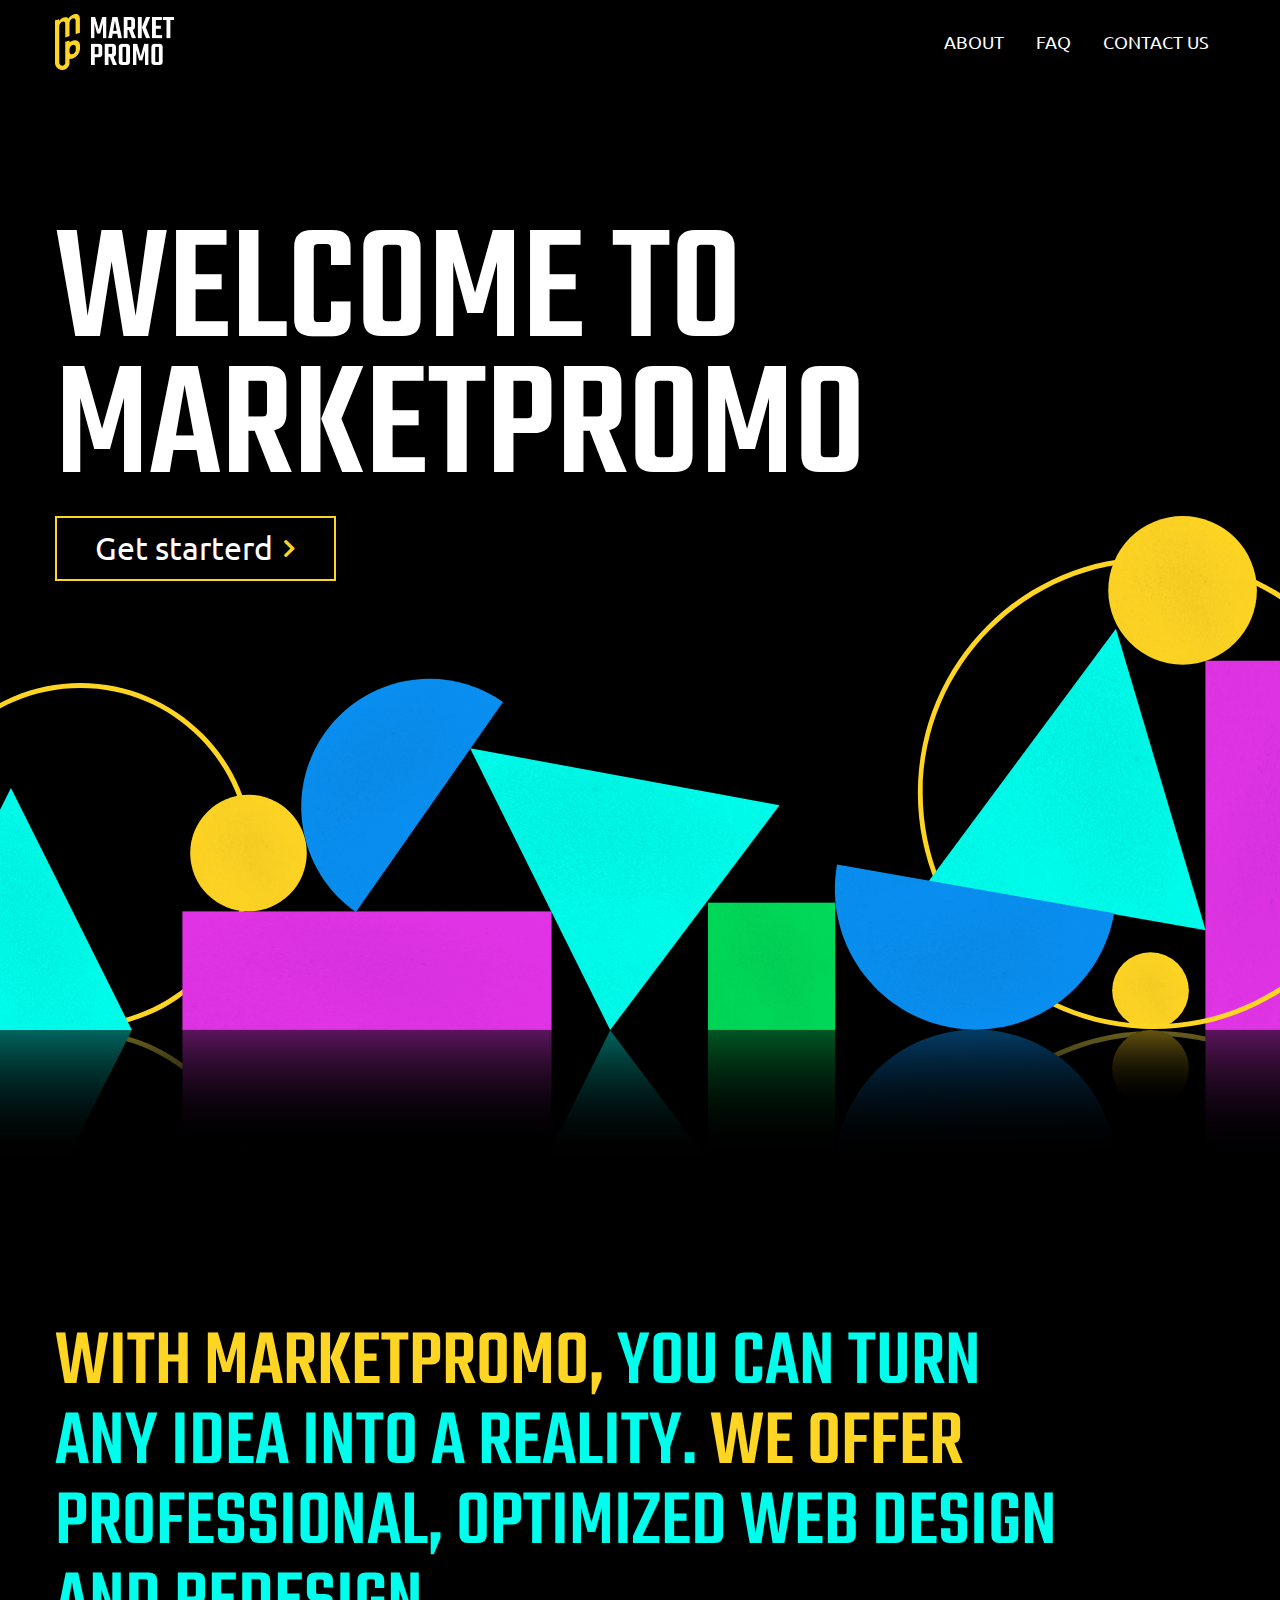
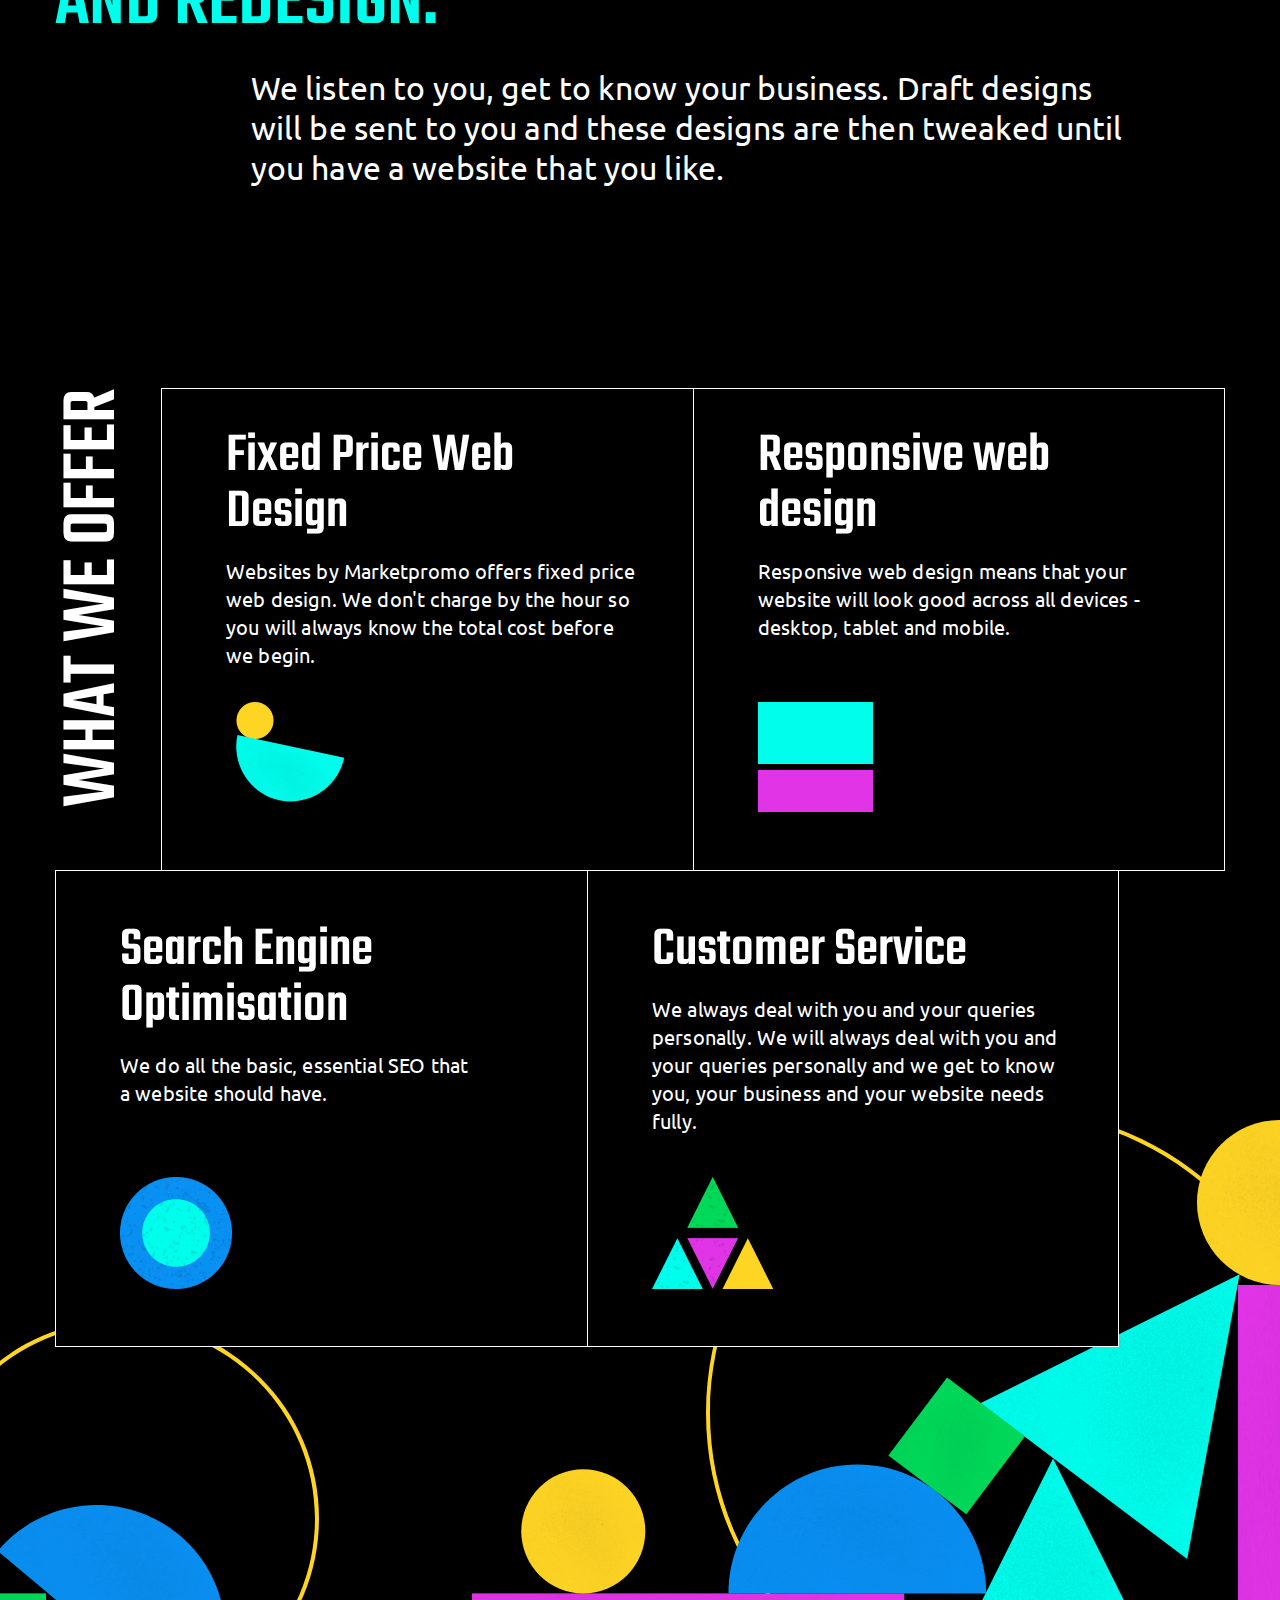
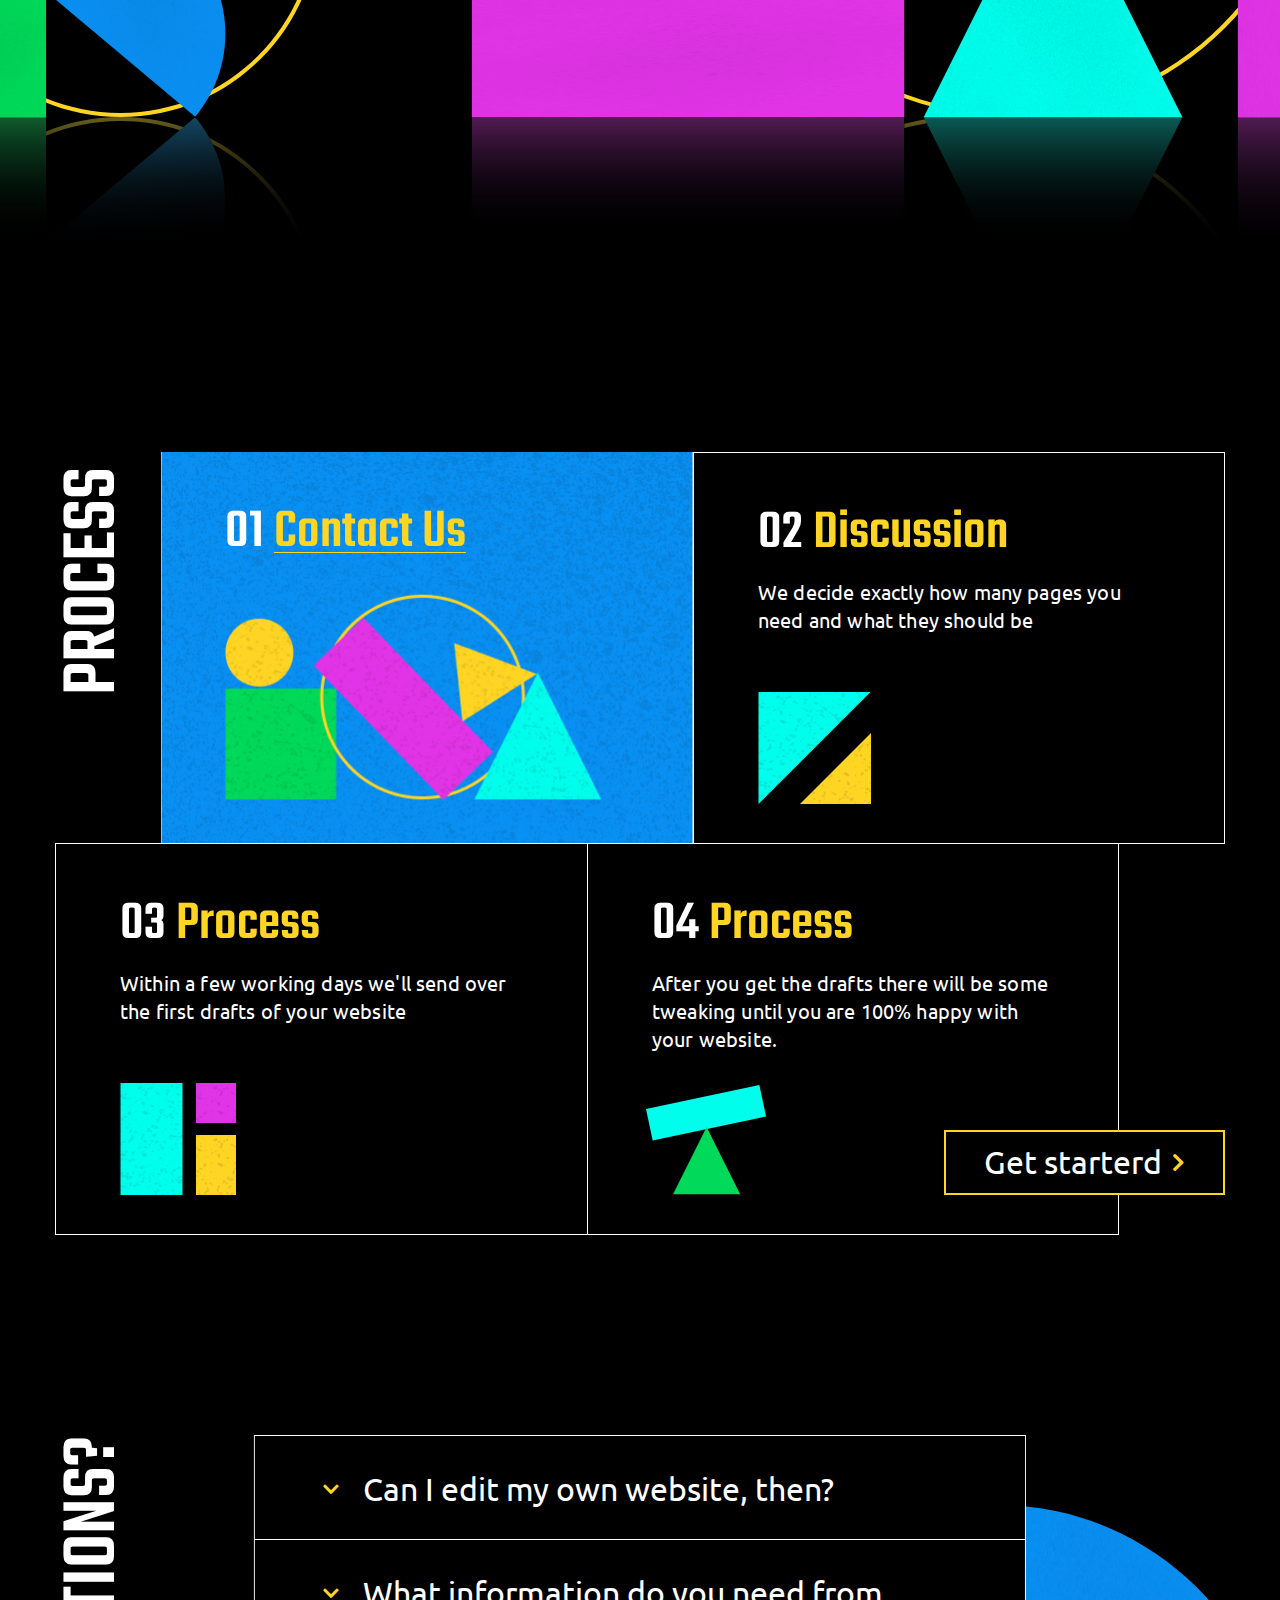
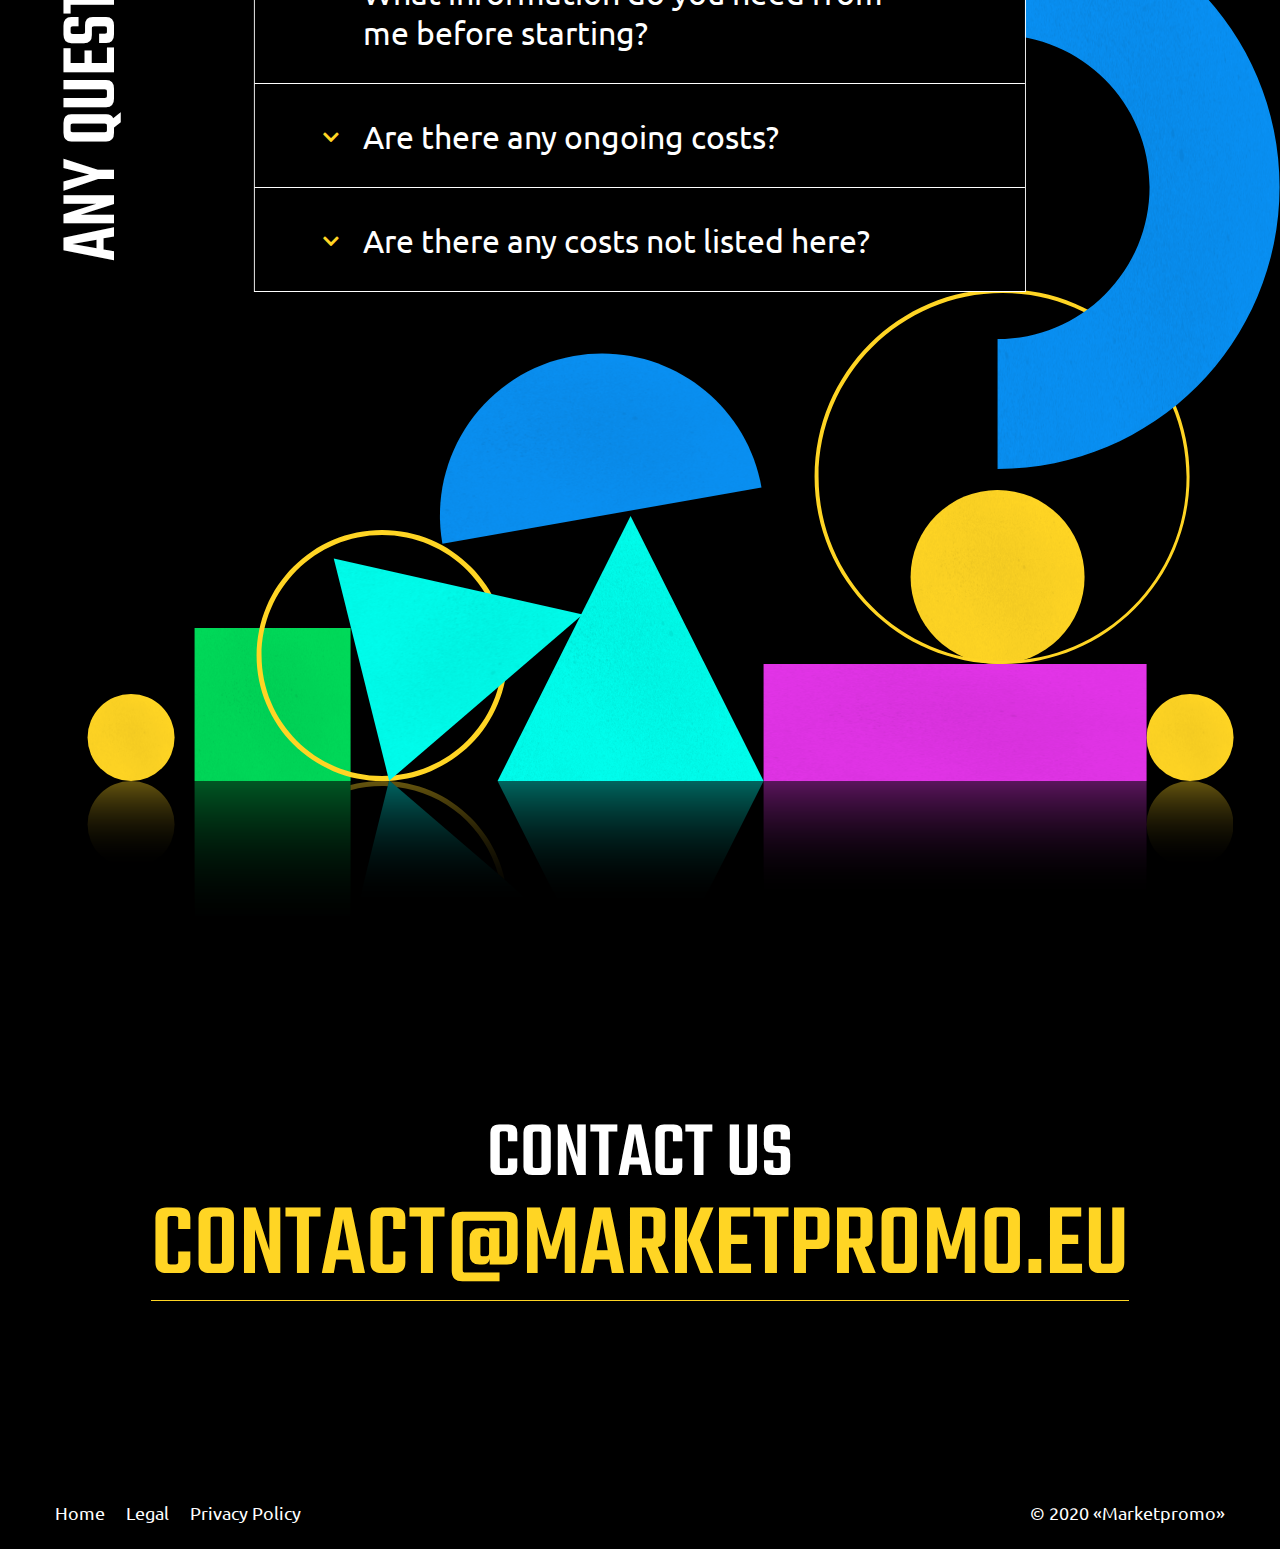
<file: index.html>
<!DOCTYPE html>
<html lang="en">
<head>
	<meta charset="UTF-8">
	<meta name="viewport" content="width=device-width, initial-scale=1">
	<title>Market Promo</title>
	<meta name="description" content="Описание страницы">
	<meta name="keywords" content="ключевые, слова, через, запятую">
	<!-- Favicon -->
 	<link rel="icon" type="image/png" href="#" sizes="16x16">
	<link rel="icon" type="image/png" href="#" sizes="32x32">
	<link rel="icon" type="image/png" href="#" sizes="96x96">
	<!-- OG Tags -->
	<meta property="og:title" content="">
	<meta property="og:description" content=''>
	<meta property="og:type" content="article">
	<meta property="og:image" content="">
	<meta property="og:site_name" content="TEST">
	<!-- Fonts -->
	<link rel="stylesheet" href="fonts/fontawesome/css/all.css">
	<link rel="stylesheet" href="fonts/stylesheet.css">
	<!-- CSS Styles -->
	<link rel="stylesheet" href="css/keyframes.css">
	<link rel="stylesheet" href="css/main.css">
</head>
<body>
	<!-- header -->
	<header class="header">
		<div class="container">
			<div class="top-header d-flex justify-space-between align-items-center">
				<span class="logo"></span>
				<nav class="nav">
					<ul id="menu" class="menu d-flex align-items-center">
						<li class="menu__item">
							<a href="#services" class="menu__link menu__link_about">About</a>
						</li>
						<li class="menu__item">
							<a href="#faq" class="menu__link menu__link_FAQ">FAQ</a>
						</li>
						<li class="menu__item">
							<a href="#contact" class="menu__link menu__link_contact">Contact Us</a>
						</li>
						<li class="mobile-item mobile-item-top">
							<a href="#" class="mobile-item__link">
								Home
							</a>
						</li>
						<li class="mobile-item">
							<a href="#" class="mobile-item__link">
								Legal
							</a>
						</li>
						<li class="mobile-item">
							<a href="#" class="mobile-item__link">
								Privacy Policy
							</a>
						</li>
						<li class="mobile-text">&copy; 2020 «Marketpromo»</li>
					</ul>
					<div class="menu-mobile">
						<a href="#" class="button" id="button">
							<img src="img/img_1.png" class="icon_first" alt="menu_icon">
						</a>
					</div>
				</nav>
			</div>
			<div class="offer">
				<h1 class="offer_title">
					Welcome to Marketpromo
				</h1>
				<button class="offer__btn btn" type="button">
					Get starterd
					<i class="fas fa-chevron-right"></i>
				</button>
			</div>
		</div>
	</header>
	<!-- section-opportunities -->
	<section class="section-opportunities">
		<div class="container">
			<div class="opportunities">
				<h2 class="opportunities__title">
					<span>With Marketpromo,</span> you can turn any idea into a reality. <span>We offer</span> professional, optimized web design and redesign.
				</h2>
				<p class="opportunities__info">
					We listen to you, get to know your business.  Draft designs will be sent to you and these designs are then tweaked until you have a website that you like.
				</p>
			</div>
		</div>
	</section>
	<!-- section-services -->
	<section class="section-services" id="services">
		<div class="container">
			<div class="services-offer d-flex">
				<h2 class="services-offer__title">What we offer</h2>
				<div class="services-offer__item">
					<h3>
						Fixed Price Web Design
					</h3>
					<p>
						Websites by Marketpromo offers fixed price web design.  We don't charge by the hour so you will always know the total cost before we begin.
					</p>
					<img src="img/circle.png" class="circle slide-top" alt="figure">
					<img src="img/oval.png" class="oval shake-lr" alt="figure">
				</div>
				<div class="services-offer__item">
					<h3>
						Responsive web design
					</h3>
					<p>
						Responsive web design means that your website will look good across all devices - desktop, tablet and mobile.  
					</p>
					<img src="img/rectangle_big.png" class="rectangle-big rotate-90-cw" alt="figure">
					<img src="img/rectangle_small.png" class="rectangle-small rotate-90-ccw" alt="figure">
				</div>
			</div>
			<div class="services-offer d-flex">
				<div class="services-offer__item">
					<h3>
						Search Engine Optimisation
					</h3>
					<p>
						We do all the basic, essential SEO that a website should have. 
					</p>
					<img src="img/big_circle.png" class="big_circle ping" alt="figure">
				</div>
				<div class="services-offer__item">
					<h3>
						Customer Service
					</h3>
					<p>
						We always deal with you and your queries personally. We will always deal with you and your queries personally and we get to know you, your business and your website needs fully.
					</p>
					<img src="img/triangles.png" class="triangles rotate-center" alt="figure">
				</div>
			</div>
		</div>
	</section>
	<!-- section-process -->
	<section class="section-process">
		<div class="container">
			<div class="process-offer d-flex">
				<h2 class="process-offer__title">Process</h2>
				<div class="process-offer__item">
					<h3>
						01<span>Contact Us</span>
					</h3>
				</div>
				<div class="process-offer__item">
					<h3>
						02<span>Discussion</span>
					</h3>
					<p>
						We decide exactly how many pages you need and what they should be
					</p>
					<img src="img/icon_6.png" class="two-triangle swirl-in-fwd" alt="figure">
				</div>
			</div>
			<div class="process-offer d-flex">
				<div class="process-offer__item">
					<h3>
						03<span>Process</span>
					</h3>
					<p>
						Within a few working days we'll send over the first drafts of your website
					</p>
					<img src="img/icon_7.png" class="three-rectangle flip-scale-up-diag-1" alt="figure">
				</div>
				<div class="process-offer__item">
					<h3>
						04<span>Process</span>
					</h3>
					<p>
						After you get the drafts there will be some tweaking until you are 100% happy with your website.
					</p>
					<img src="img/rectangle_process.png" class="rectangle-process rotate-90-cw" alt="figure">
					<img src="img/triangle_process.png" class="triangle-process flip-diagonal-2-tl" alt="figure">
				</div>
				<button class="process-offer__btn btn" type="button">
					Get starterd
					<i class="fas fa-chevron-right"></i>
				</button>
			</div>
		</div>
	</section>
	<!-- section-questions -->
	<section class="section-questions" id="faq">
		<div class="container">
			<div class="questions-offer">
				<h2 class="questions-offer-title">Any Questions?</h2>
				<div class="accordion-container">
				    <div class="set">
				    	<a href="#">
				    		<i class="fas fa-chevron-down"></i>
				        	Can I edit my own website, then?
				        </a>
				        <div class="content"> 
				        	Yes, of course.  Most of our packages include a Content Management System (CMS).  The CMS allows you to access and edit your own website if you so wish.  You will receive training on this and Marketpromo's designers we're always available to help, should you need it.
				        </div>
				    </div>
				    <div class="set">
				        <a href="#">
				        	<i class="fas fa-chevron-down"></i>
				        	What information do you need from me before starting?
				        </a>
				        <div class="content"> 
				        	Yes, of course.  Most of our packages include a Content Management System (CMS).  The CMS allows you to access and edit your own website if you so wish.  You will receive training on this and Marketpromo's designers we're always available to help, should you need it.
				    	</div>
				    </div>
				    <div class="set">
				        <a href="#">
				        	<i class="fas fa-chevron-down"></i>
				        	Are there any ongoing costs?
				        </a>
				        <div class="content"> 
				    		Yes, of course.  Most of our packages include a Content Management System (CMS).  The CMS allows you to access and edit your own website if you so wish.  You will receive training on this and Marketpromo's designers we're always available to help, should you need it.
				        </div>
				    </div>
				    <div class="set">
				        <a href="#">
				        	<i class="fas fa-chevron-down"></i>
				        	Are there any costs not listed here?
				        </a>
				        <div class="content"> 
				    		Yes, of course.  Most of our packages include a Content Management System (CMS).  The CMS allows you to access and edit your own website if you so wish.  You will receive training on this and Marketpromo's designers we're always available to help, should you need it.
				        </div>
				    </div>
			  	</div>
			</div>
		</div>
	</section>
	<!-- section-contact -->
	<section class="section-contact" id="contact">
		<div class="container">
			<div class="contact-offer">
				<h2>Contact Us</h2>
				<a href="mailto:contact@marketpromo.eu" class="email">
					contact@marketpromo.eu
				</a>
			</div>
		</div>
	</section>
	<!-- footer -->
	<footer class="footer">
		<div class="container">
			<div class="credits d-flex justify-space-between">
				<ul class="credits__list d-flex">
					<li class="credits__item">
						<a href="#" class="credits__link">
							Home
						</a>
					</li>
					<li class="credits__item">
						<a href="#" class="credits__link">
							Legal
						</a>
					</li>
					<li class="credits__item">
						<a href="#" class="credits__link">
							Privacy Policy
						</a>
					</li>
				</ul>
				<p class="credits__info">&copy; 2020 «Marketpromo»</p>
			</div>
		</div>
	</footer><script src="js/jquery-3.5.1.min.js"></script>
	<script src="js/main.js"></script>
</body>
</html>
</file>
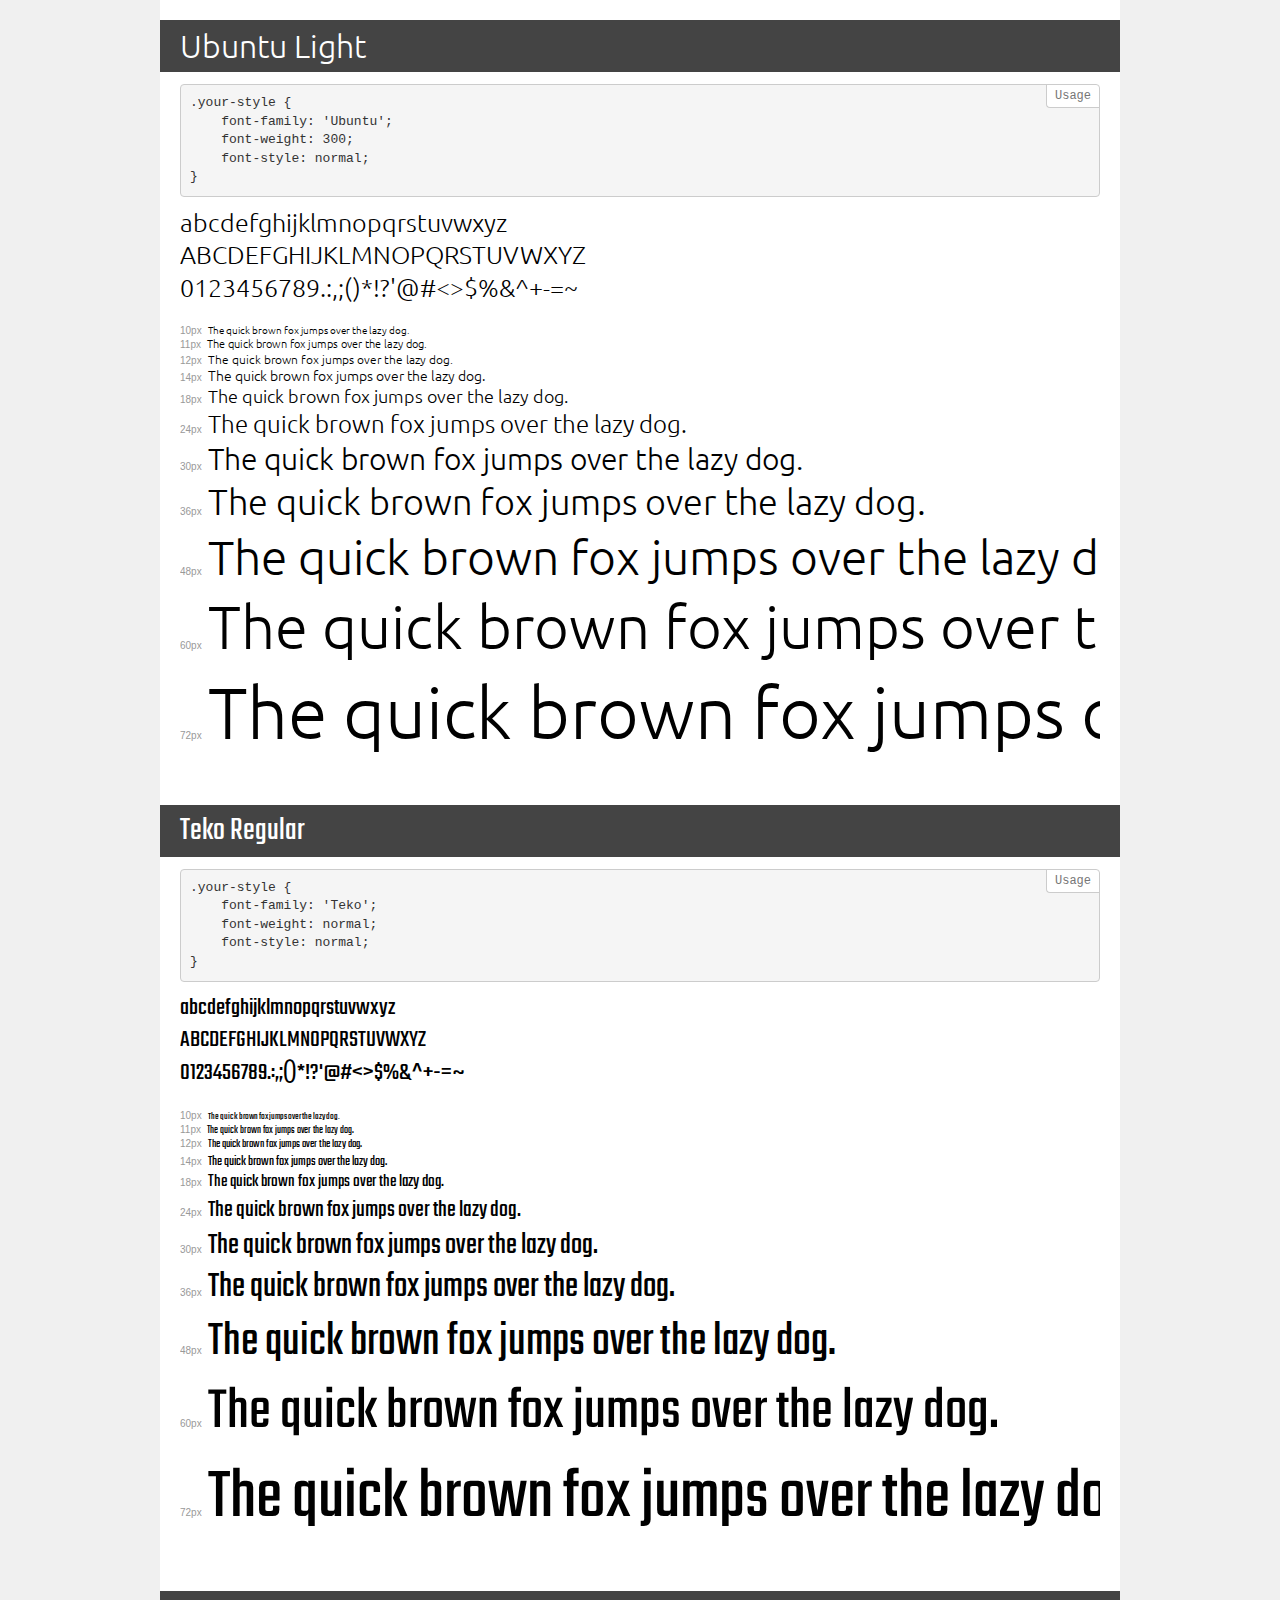
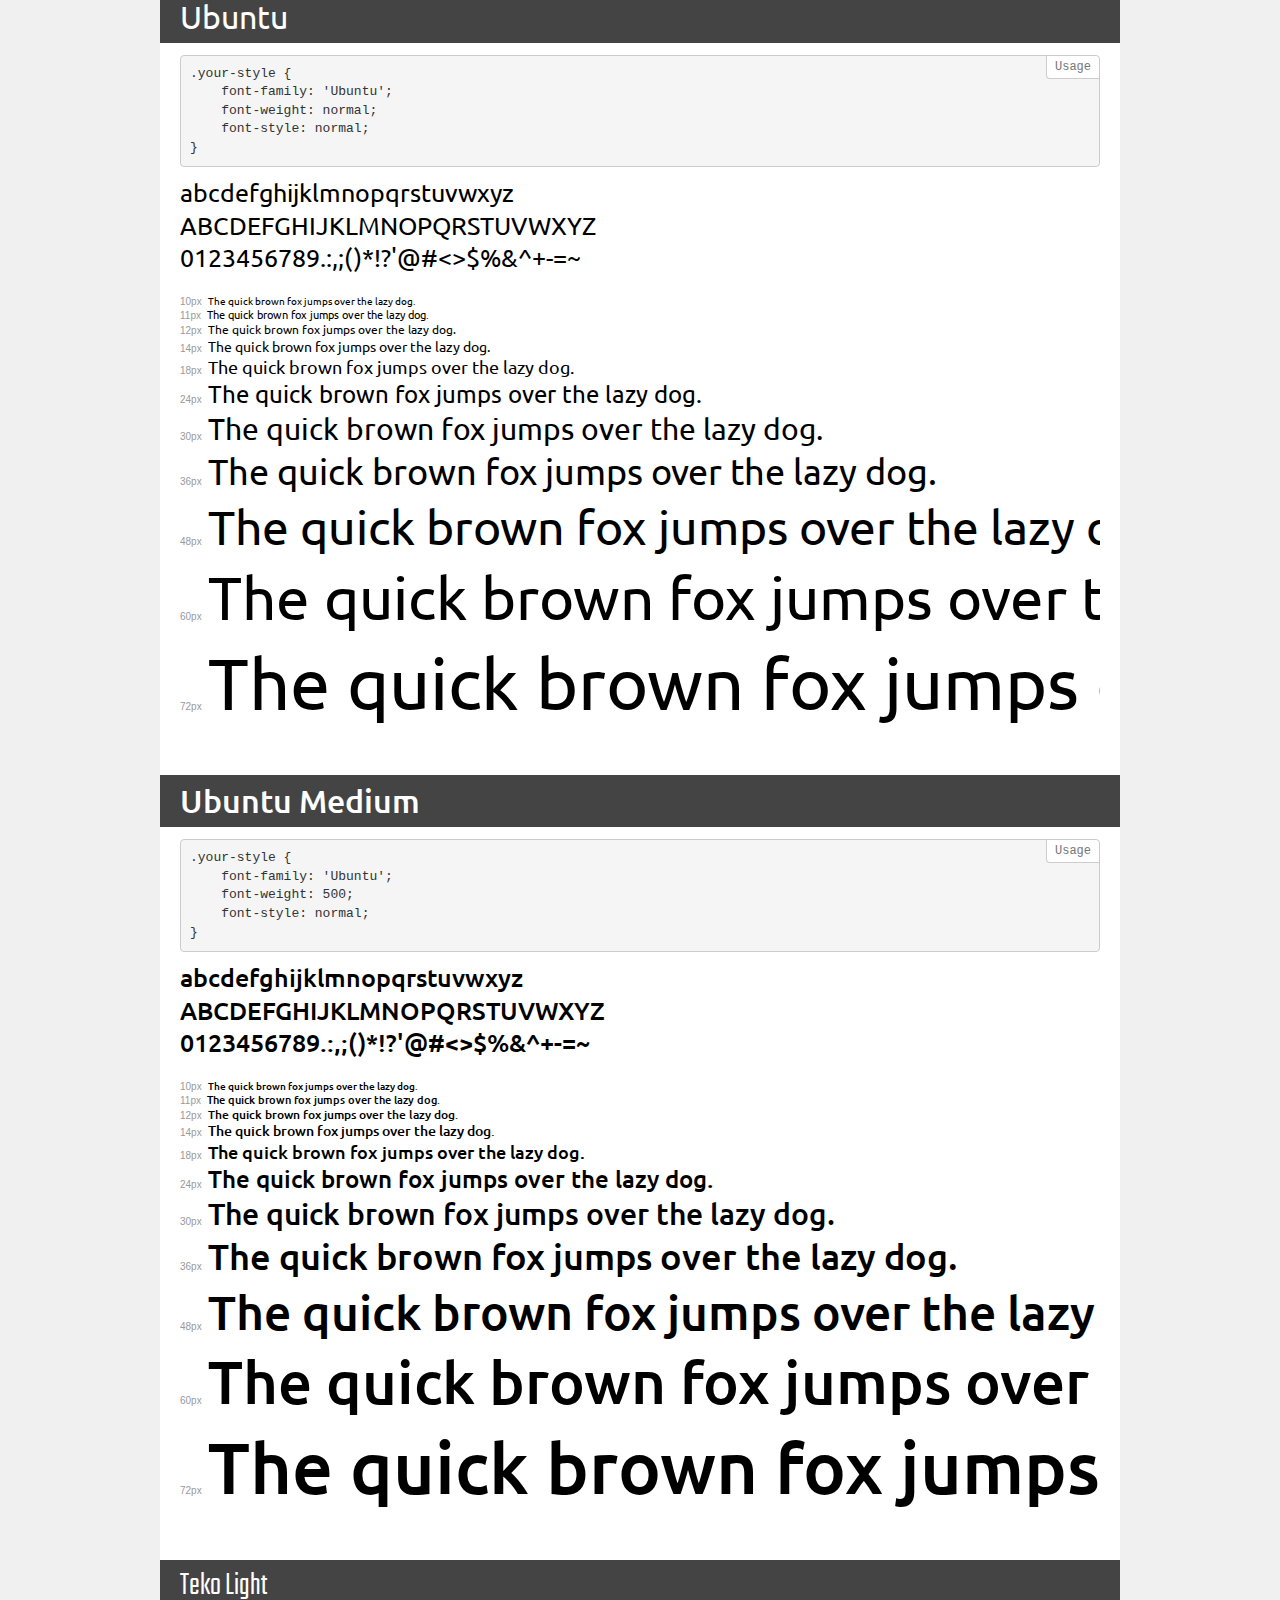
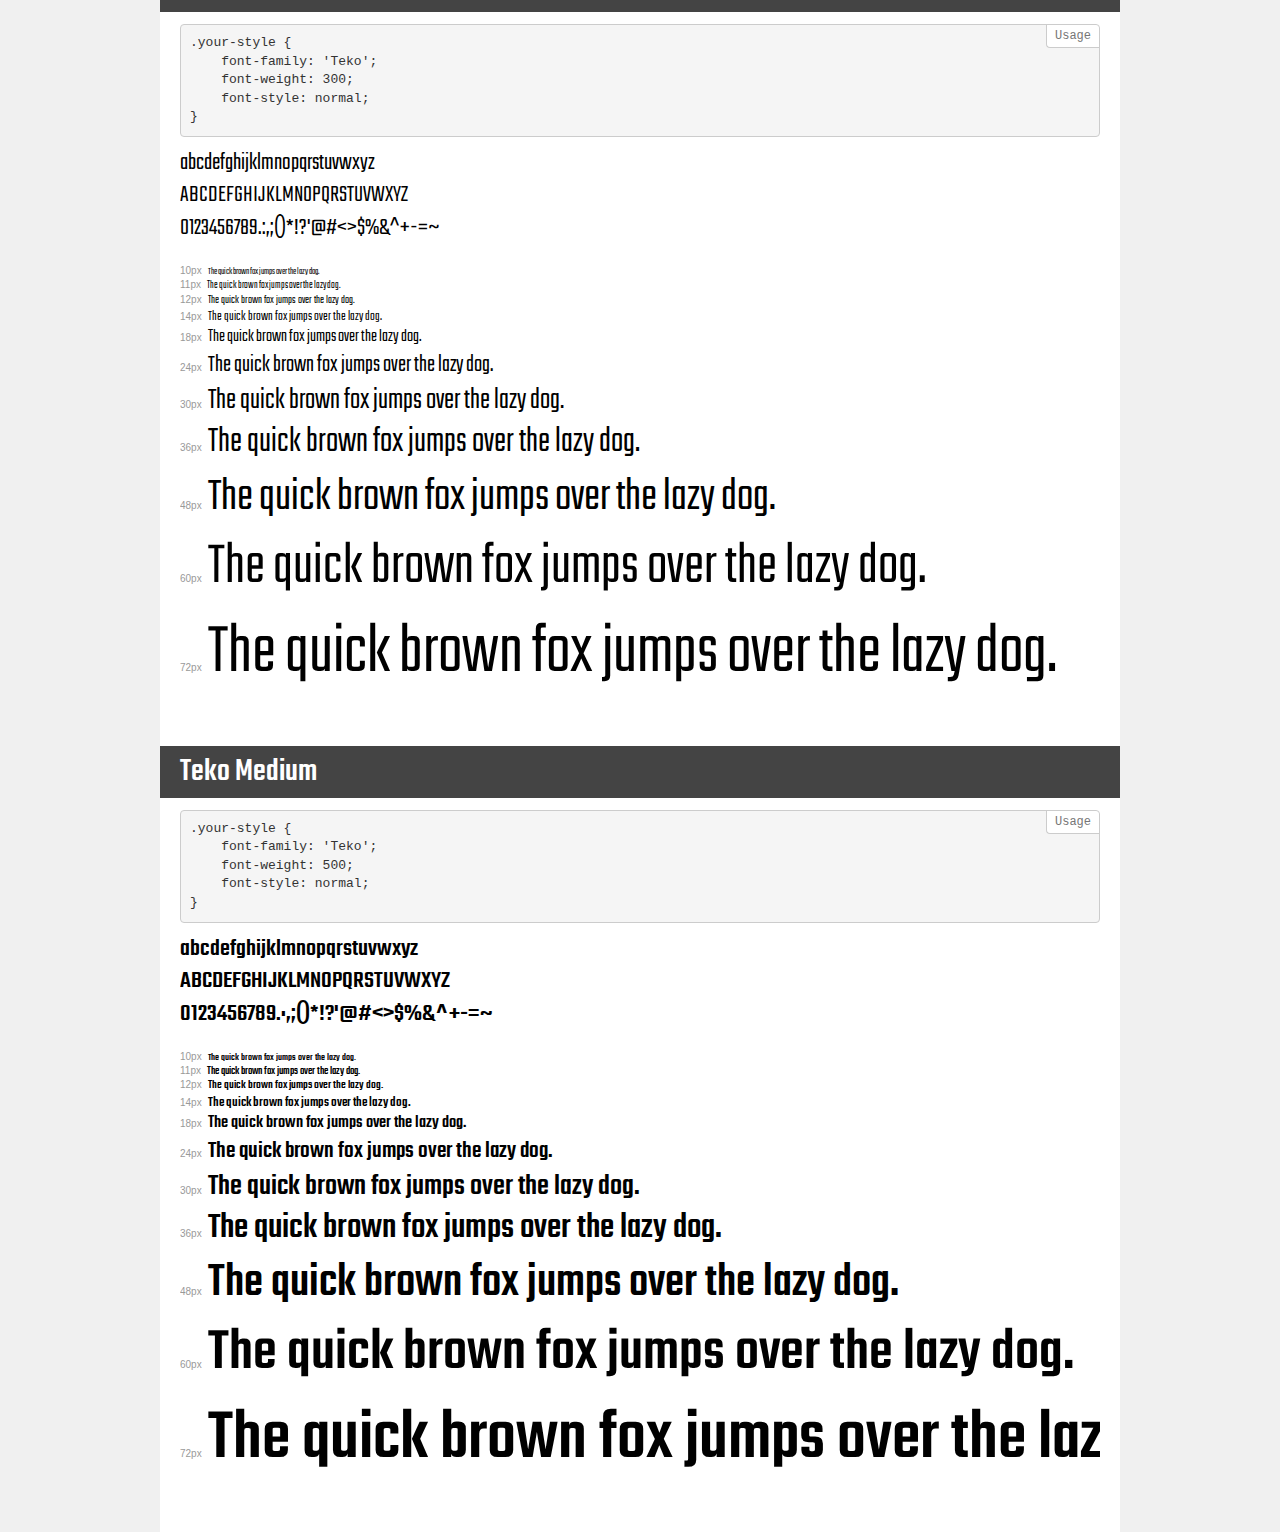
<file: fonts/demo.html>
<!DOCTYPE html>
<html lang="en">
<head>
    <meta charset="utf-8">
    <meta http-equiv="X-UA-Compatible" content="IE=edge">
    <meta name="viewport" content="width=device-width, initial-scale=1">
    <meta name="robots" content="noindex, noarchive">
    <meta name="format-detection" content="telephone=no">
    <title>Transfonter demo</title>
    <link href="stylesheet.css" rel="stylesheet">
    <style>
        /*
        http://meyerweb.com/eric/tools/css/reset/
        v2.0 | 20110126
        License: none (public domain)
        */
        html, body, div, span, applet, object, iframe,
        h1, h2, h3, h4, h5, h6, p, blockquote, pre,
        a, abbr, acronym, address, big, cite, code,
        del, dfn, em, img, ins, kbd, q, s, samp,
        small, strike, strong, sub, sup, tt, var,
        b, u, i, center,
        dl, dt, dd, ol, ul, li,
        fieldset, form, label, legend,
        table, caption, tbody, tfoot, thead, tr, th, td,
        article, aside, canvas, details, embed,
        figure, figcaption, footer, header, hgroup,
        menu, nav, output, ruby, section, summary,
        time, mark, audio, video {
            margin: 0;
            padding: 0;
            border: 0;
            font-size: 100%;
            font: inherit;
            vertical-align: baseline;
        }
        /* HTML5 display-role reset for older browsers */
        article, aside, details, figcaption, figure,
        footer, header, hgroup, menu, nav, section {
            display: block;
        }
        body {
            line-height: 1;
        }
        ol, ul {
            list-style: none;
        }
        blockquote, q {
            quotes: none;
        }
        blockquote:before, blockquote:after,
        q:before, q:after {
            content: '';
            content: none;
        }
        table {
            border-collapse: collapse;
            border-spacing: 0;
        }
        /* demo styles */
        body {
            background: #f0f0f0;
            color: #000;
        }
        .page {
            background: #fff;
            width: 920px;
            margin: 0 auto;
            padding: 20px 20px 0 20px;
            overflow: hidden;
        }
        .font-container {
            overflow-x: auto;
            overflow-y: hidden;
            margin-bottom: 40px;
            line-height: 1.3;
            white-space: nowrap;
            padding-bottom: 5px;
        }
        h1 {
            position: relative;
            background: #444;
            font-size: 32px;
            color: #fff;
            padding: 10px 20px;
            margin: 0 -20px 12px -20px;
        }
        .letters {
            font-size: 25px;
            margin-bottom: 20px;
        }
        .s10:before {
            content: '10px';
        }
        .s11:before {
            content: '11px';
        }
        .s12:before {
            content: '12px';
        }
        .s14:before {
            content: '14px';
        }
        .s18:before {
            content: '18px';
        }
        .s24:before {
            content: '24px';
        }
        .s30:before {
            content: '30px';
        }
        .s36:before {
            content: '36px';
        }
        .s48:before {
            content: '48px';
        }
        .s60:before {
            content: '60px';
        }
        .s72:before {
            content: '72px';
        }
        .s10:before, .s11:before, .s12:before, .s14:before,
        .s18:before, .s24:before, .s30:before, .s36:before,
        .s48:before, .s60:before, .s72:before {
            font-family: Arial, sans-serif;
            font-size: 10px;
            font-weight: normal;
            font-style: normal;
            color: #999;
            padding-right: 6px;
        }
        pre {
            display: block;
            position: relative;
            padding: 9px;
            margin: 0 0 10px;
            font-family: Monaco, Menlo, Consolas, "Courier New", monospace;
            font-size: 13px;
            line-height: 1.428571429;
            color: #333;
            font-weight: normal;
            font-style: normal;
            background-color: #f5f5f5;
            border: 1px solid #ccc;
            overflow-x: auto;
            border-radius: 4px;
        }
        pre:after {
            display: block;
            position: absolute;
            right: 0;
            top: 0;
            content: 'Usage';
            line-height: 1;
            padding: 5px 8px;
            font-size: 12px;
            color: #767676;
            background-color: #fff;
            border: 1px solid #ccc;
            border-right: none;
            border-top: none;
            border-radius: 0 4px 0 4px;
            z-index: 10;
        }
        /* responsive */
        @media (max-width: 959px) {
            .page {
                width: auto;
                margin: 0;
            }
        }
    </style>
</head>
<body>
<div class="page">
    <div class="demo">
        <h1 style="font-family: 'Ubuntu'; font-weight: 300; font-style: normal;">Ubuntu Light</h1>
        <pre>.your-style {
    font-family: 'Ubuntu';
    font-weight: 300;
    font-style: normal;
}</pre>
        <div class="font-container" style="font-family: 'Ubuntu'; font-weight: 300; font-style: normal;">
            <p class="letters">
                abcdefghijklmnopqrstuvwxyz<br>
ABCDEFGHIJKLMNOPQRSTUVWXYZ<br>
                0123456789.:,;()*!?'@#<>$%&^+-=~
            </p>
            <p class="s10" style="font-size: 10px;">The quick brown fox jumps over the lazy dog.</p>
            <p class="s11" style="font-size: 11px;">The quick brown fox jumps over the lazy dog.</p>
            <p class="s12" style="font-size: 12px;">The quick brown fox jumps over the lazy dog.</p>
            <p class="s14" style="font-size: 14px;">The quick brown fox jumps over the lazy dog.</p>
            <p class="s18" style="font-size: 18px;">The quick brown fox jumps over the lazy dog.</p>
            <p class="s24" style="font-size: 24px;">The quick brown fox jumps over the lazy dog.</p>
            <p class="s30" style="font-size: 30px;">The quick brown fox jumps over the lazy dog.</p>
            <p class="s36" style="font-size: 36px;">The quick brown fox jumps over the lazy dog.</p>
            <p class="s48" style="font-size: 48px;">The quick brown fox jumps over the lazy dog.</p>
            <p class="s60" style="font-size: 60px;">The quick brown fox jumps over the lazy dog.</p>
            <p class="s72" style="font-size: 72px;">The quick brown fox jumps over the lazy dog.</p>
        </div>
    </div>
    <div class="demo">
        <h1 style="font-family: 'Teko'; font-weight: normal; font-style: normal;">Teko Regular</h1>
        <pre>.your-style {
    font-family: 'Teko';
    font-weight: normal;
    font-style: normal;
}</pre>
        <div class="font-container" style="font-family: 'Teko'; font-weight: normal; font-style: normal;">
            <p class="letters">
                abcdefghijklmnopqrstuvwxyz<br>
ABCDEFGHIJKLMNOPQRSTUVWXYZ<br>
                0123456789.:,;()*!?'@#<>$%&^+-=~
            </p>
            <p class="s10" style="font-size: 10px;">The quick brown fox jumps over the lazy dog.</p>
            <p class="s11" style="font-size: 11px;">The quick brown fox jumps over the lazy dog.</p>
            <p class="s12" style="font-size: 12px;">The quick brown fox jumps over the lazy dog.</p>
            <p class="s14" style="font-size: 14px;">The quick brown fox jumps over the lazy dog.</p>
            <p class="s18" style="font-size: 18px;">The quick brown fox jumps over the lazy dog.</p>
            <p class="s24" style="font-size: 24px;">The quick brown fox jumps over the lazy dog.</p>
            <p class="s30" style="font-size: 30px;">The quick brown fox jumps over the lazy dog.</p>
            <p class="s36" style="font-size: 36px;">The quick brown fox jumps over the lazy dog.</p>
            <p class="s48" style="font-size: 48px;">The quick brown fox jumps over the lazy dog.</p>
            <p class="s60" style="font-size: 60px;">The quick brown fox jumps over the lazy dog.</p>
            <p class="s72" style="font-size: 72px;">The quick brown fox jumps over the lazy dog.</p>
        </div>
    </div>
    <div class="demo">
        <h1 style="font-family: 'Ubuntu'; font-weight: normal; font-style: normal;">Ubuntu</h1>
        <pre>.your-style {
    font-family: 'Ubuntu';
    font-weight: normal;
    font-style: normal;
}</pre>
        <div class="font-container" style="font-family: 'Ubuntu'; font-weight: normal; font-style: normal;">
            <p class="letters">
                abcdefghijklmnopqrstuvwxyz<br>
ABCDEFGHIJKLMNOPQRSTUVWXYZ<br>
                0123456789.:,;()*!?'@#<>$%&^+-=~
            </p>
            <p class="s10" style="font-size: 10px;">The quick brown fox jumps over the lazy dog.</p>
            <p class="s11" style="font-size: 11px;">The quick brown fox jumps over the lazy dog.</p>
            <p class="s12" style="font-size: 12px;">The quick brown fox jumps over the lazy dog.</p>
            <p class="s14" style="font-size: 14px;">The quick brown fox jumps over the lazy dog.</p>
            <p class="s18" style="font-size: 18px;">The quick brown fox jumps over the lazy dog.</p>
            <p class="s24" style="font-size: 24px;">The quick brown fox jumps over the lazy dog.</p>
            <p class="s30" style="font-size: 30px;">The quick brown fox jumps over the lazy dog.</p>
            <p class="s36" style="font-size: 36px;">The quick brown fox jumps over the lazy dog.</p>
            <p class="s48" style="font-size: 48px;">The quick brown fox jumps over the lazy dog.</p>
            <p class="s60" style="font-size: 60px;">The quick brown fox jumps over the lazy dog.</p>
            <p class="s72" style="font-size: 72px;">The quick brown fox jumps over the lazy dog.</p>
        </div>
    </div>
    <div class="demo">
        <h1 style="font-family: 'Ubuntu'; font-weight: 500; font-style: normal;">Ubuntu Medium</h1>
        <pre>.your-style {
    font-family: 'Ubuntu';
    font-weight: 500;
    font-style: normal;
}</pre>
        <div class="font-container" style="font-family: 'Ubuntu'; font-weight: 500; font-style: normal;">
            <p class="letters">
                abcdefghijklmnopqrstuvwxyz<br>
ABCDEFGHIJKLMNOPQRSTUVWXYZ<br>
                0123456789.:,;()*!?'@#<>$%&^+-=~
            </p>
            <p class="s10" style="font-size: 10px;">The quick brown fox jumps over the lazy dog.</p>
            <p class="s11" style="font-size: 11px;">The quick brown fox jumps over the lazy dog.</p>
            <p class="s12" style="font-size: 12px;">The quick brown fox jumps over the lazy dog.</p>
            <p class="s14" style="font-size: 14px;">The quick brown fox jumps over the lazy dog.</p>
            <p class="s18" style="font-size: 18px;">The quick brown fox jumps over the lazy dog.</p>
            <p class="s24" style="font-size: 24px;">The quick brown fox jumps over the lazy dog.</p>
            <p class="s30" style="font-size: 30px;">The quick brown fox jumps over the lazy dog.</p>
            <p class="s36" style="font-size: 36px;">The quick brown fox jumps over the lazy dog.</p>
            <p class="s48" style="font-size: 48px;">The quick brown fox jumps over the lazy dog.</p>
            <p class="s60" style="font-size: 60px;">The quick brown fox jumps over the lazy dog.</p>
            <p class="s72" style="font-size: 72px;">The quick brown fox jumps over the lazy dog.</p>
        </div>
    </div>
    <div class="demo">
        <h1 style="font-family: 'Teko'; font-weight: 300; font-style: normal;">Teko Light</h1>
        <pre>.your-style {
    font-family: 'Teko';
    font-weight: 300;
    font-style: normal;
}</pre>
        <div class="font-container" style="font-family: 'Teko'; font-weight: 300; font-style: normal;">
            <p class="letters">
                abcdefghijklmnopqrstuvwxyz<br>
ABCDEFGHIJKLMNOPQRSTUVWXYZ<br>
                0123456789.:,;()*!?'@#<>$%&^+-=~
            </p>
            <p class="s10" style="font-size: 10px;">The quick brown fox jumps over the lazy dog.</p>
            <p class="s11" style="font-size: 11px;">The quick brown fox jumps over the lazy dog.</p>
            <p class="s12" style="font-size: 12px;">The quick brown fox jumps over the lazy dog.</p>
            <p class="s14" style="font-size: 14px;">The quick brown fox jumps over the lazy dog.</p>
            <p class="s18" style="font-size: 18px;">The quick brown fox jumps over the lazy dog.</p>
            <p class="s24" style="font-size: 24px;">The quick brown fox jumps over the lazy dog.</p>
            <p class="s30" style="font-size: 30px;">The quick brown fox jumps over the lazy dog.</p>
            <p class="s36" style="font-size: 36px;">The quick brown fox jumps over the lazy dog.</p>
            <p class="s48" style="font-size: 48px;">The quick brown fox jumps over the lazy dog.</p>
            <p class="s60" style="font-size: 60px;">The quick brown fox jumps over the lazy dog.</p>
            <p class="s72" style="font-size: 72px;">The quick brown fox jumps over the lazy dog.</p>
        </div>
    </div>
    <div class="demo">
        <h1 style="font-family: 'Teko'; font-weight: 500; font-style: normal;">Teko Medium</h1>
        <pre>.your-style {
    font-family: 'Teko';
    font-weight: 500;
    font-style: normal;
}</pre>
        <div class="font-container" style="font-family: 'Teko'; font-weight: 500; font-style: normal;">
            <p class="letters">
                abcdefghijklmnopqrstuvwxyz<br>
ABCDEFGHIJKLMNOPQRSTUVWXYZ<br>
                0123456789.:,;()*!?'@#<>$%&^+-=~
            </p>
            <p class="s10" style="font-size: 10px;">The quick brown fox jumps over the lazy dog.</p>
            <p class="s11" style="font-size: 11px;">The quick brown fox jumps over the lazy dog.</p>
            <p class="s12" style="font-size: 12px;">The quick brown fox jumps over the lazy dog.</p>
            <p class="s14" style="font-size: 14px;">The quick brown fox jumps over the lazy dog.</p>
            <p class="s18" style="font-size: 18px;">The quick brown fox jumps over the lazy dog.</p>
            <p class="s24" style="font-size: 24px;">The quick brown fox jumps over the lazy dog.</p>
            <p class="s30" style="font-size: 30px;">The quick brown fox jumps over the lazy dog.</p>
            <p class="s36" style="font-size: 36px;">The quick brown fox jumps over the lazy dog.</p>
            <p class="s48" style="font-size: 48px;">The quick brown fox jumps over the lazy dog.</p>
            <p class="s60" style="font-size: 60px;">The quick brown fox jumps over the lazy dog.</p>
            <p class="s72" style="font-size: 72px;">The quick brown fox jumps over the lazy dog.</p>
        </div>
    </div>
</div>
</body>
</html>
</file>
<file: fonts/stylesheet.css>
@font-face {
    font-family: 'Ubuntu';
    src: url('Ubuntu-Light.eot');
    src: url('Ubuntu-Light.eot?#iefix') format('embedded-opentype'),
        url('Ubuntu-Light.woff2') format('woff2'),
        url('Ubuntu-Light.woff') format('woff'),
        url('Ubuntu-Light.ttf') format('truetype'),
        url('Ubuntu-Light.svg#Ubuntu-Light') format('svg');
    font-weight: 300;
    font-style: normal;
    font-display: swap;
}

@font-face {
    font-family: 'Teko';
    src: url('Teko-Regular.eot');
    src: url('Teko-Regular.eot?#iefix') format('embedded-opentype'),
        url('Teko-Regular.woff2') format('woff2'),
        url('Teko-Regular.woff') format('woff'),
        url('Teko-Regular.ttf') format('truetype'),
        url('Teko-Regular.svg#Teko-Regular') format('svg');
    font-weight: normal;
    font-style: normal;
    font-display: swap;
}

@font-face {
    font-family: 'Ubuntu';
    src: url('Ubuntu.eot');
    src: url('Ubuntu.eot?#iefix') format('embedded-opentype'),
        url('Ubuntu.woff2') format('woff2'),
        url('Ubuntu.woff') format('woff'),
        url('Ubuntu.ttf') format('truetype'),
        url('Ubuntu.svg#Ubuntu') format('svg');
    font-weight: normal;
    font-style: normal;
    font-display: swap;
}

@font-face {
    font-family: 'Ubuntu';
    src: url('Ubuntu-Medium.eot');
    src: url('Ubuntu-Medium.eot?#iefix') format('embedded-opentype'),
        url('Ubuntu-Medium.woff2') format('woff2'),
        url('Ubuntu-Medium.woff') format('woff'),
        url('Ubuntu-Medium.ttf') format('truetype'),
        url('Ubuntu-Medium.svg#Ubuntu-Medium') format('svg');
    font-weight: 500;
    font-style: normal;
    font-display: swap;
}

@font-face {
    font-family: 'Teko';
    src: url('Teko-Light.eot');
    src: url('Teko-Light.eot?#iefix') format('embedded-opentype'),
        url('Teko-Light.woff2') format('woff2'),
        url('Teko-Light.woff') format('woff'),
        url('Teko-Light.ttf') format('truetype'),
        url('Teko-Light.svg#Teko-Light') format('svg');
    font-weight: 300;
    font-style: normal;
    font-display: swap;
}

@font-face {
    font-family: 'Teko';
    src: url('Teko-Medium.eot');
    src: url('Teko-Medium.eot?#iefix') format('embedded-opentype'),
        url('Teko-Medium.woff2') format('woff2'),
        url('Teko-Medium.woff') format('woff'),
        url('Teko-Medium.ttf') format('truetype'),
        url('Teko-Medium.svg#Teko-Medium') format('svg');
    font-weight: 500;
    font-style: normal;
    font-display: swap;
}
</file>
<file: css/keyframes.css>
.slide-top {
	-webkit-animation: slide-top 2s cubic-bezier(0.250, 0.460, 0.450, 0.940) infinite both;
	        animation: slide-top 2s cubic-bezier(0.250, 0.460, 0.450, 0.940) infinite both;
}

@-webkit-keyframes slide-top {
  0% {
    -webkit-transform: translateY(0);
            transform: translateY(0);
  }
  100% {
    -webkit-transform: translateY(-100px);
            transform: translateY(-100px);
  }
}
@keyframes slide-top {
  0% {
    -webkit-transform: translateY(0);
            transform: translateY(0);
  }
  100% {
    -webkit-transform: translateY(-100px);
            transform: translateY(-100px);
  }
}


.shake-lr {
	-webkit-animation: shake-lr 2s cubic-bezier(0.455, 0.030, 0.515, 0.955) infinite both;
	        animation: shake-lr 2s cubic-bezier(0.455, 0.030, 0.515, 0.955) infinite both;
}

@-webkit-keyframes shake-lr {
  0%,
  100% {
    -webkit-transform: rotate(0deg);
            transform: rotate(0deg);
    -webkit-transform-origin: 50% 50%;
            transform-origin: 50% 50%;
  }
  10% {
    -webkit-transform: rotate(8deg);
            transform: rotate(8deg);
  }
  20%,
  40%,
  60% {
    -webkit-transform: rotate(-10deg);
            transform: rotate(-10deg);
  }
  30%,
  50%,
  70% {
    -webkit-transform: rotate(10deg);
            transform: rotate(10deg);
  }
  80% {
    -webkit-transform: rotate(-8deg);
            transform: rotate(-8deg);
  }
  90% {
    -webkit-transform: rotate(8deg);
            transform: rotate(8deg);
  }
}

@keyframes shake-lr {
  0%,
  100% {
    -webkit-transform: rotate(0deg);
            transform: rotate(0deg);
    -webkit-transform-origin: 50% 50%;
            transform-origin: 50% 50%;
  }
  10% {
    -webkit-transform: rotate(8deg);
            transform: rotate(8deg);
  }
  20%,
  40%,
  60% {
    -webkit-transform: rotate(-10deg);
            transform: rotate(-10deg);
  }
  30%,
  50%,
  70% {
    -webkit-transform: rotate(10deg);
            transform: rotate(10deg);
  }
  80% {
    -webkit-transform: rotate(-8deg);
            transform: rotate(-8deg);
  }
  90% {
    -webkit-transform: rotate(8deg);
            transform: rotate(8deg);
  }
}

.rotate-90-cw {
	-webkit-animation: rotate-90-cw 2s cubic-bezier(0.250, 0.460, 0.450, 0.940) infinite alternate both;
	        animation: rotate-90-cw 2s cubic-bezier(0.250, 0.460, 0.450, 0.940) infinite alternate both;
}

@-webkit-keyframes rotate-90-cw {
  0% {
    -webkit-transform: rotate(0);
            transform: rotate(0);
  }
  100% {
    -webkit-transform: rotate(90deg);
            transform: rotate(90deg);
  }
}
@keyframes rotate-90-cw {
  0% {
    -webkit-transform: rotate(0);
            transform: rotate(0);
  }
  100% {
    -webkit-transform: rotate(90deg);
            transform: rotate(90deg);
  }
}


.rotate-90-ccw {
	-webkit-animation: rotate-90-ccw 2s cubic-bezier(0.250, 0.460, 0.450, 0.940) infinite alternate both;
	        animation: rotate-90-ccw 2s cubic-bezier(0.250, 0.460, 0.450, 0.940) infinite alternate both;
}

@-webkit-keyframes rotate-90-ccw {
  0% {
    -webkit-transform: rotate(0);
            transform: rotate(0);
  }
  100% {
    -webkit-transform: rotate(-90deg);
            transform: rotate(-90deg);
  }
}
@keyframes rotate-90-ccw {
  0% {
    -webkit-transform: rotate(0);
            transform: rotate(0);
  }
  100% {
    -webkit-transform: rotate(-90deg);
            transform: rotate(-90deg);
  }
}

.ping {
	-webkit-animation: ping 0.8s ease-in-out infinite alternate both;
	        animation: ping 0.8s ease-in-out infinite alternate both;
}

@-webkit-keyframes ping {
  0% {
    -webkit-transform: scale(0.2);
            transform: scale(0.2);
    opacity: 0.8;
  }
  80% {
    -webkit-transform: scale(1.2);
            transform: scale(1.2);
    opacity: 0;
  }
  100% {
    -webkit-transform: scale(2.2);
            transform: scale(2.2);
    opacity: 0;
  }
}

@keyframes ping {
  0% {
    -webkit-transform: scale(0.2);
            transform: scale(0.2);
    opacity: 0.8;
  }
  80% {
    -webkit-transform: scale(1.2);
            transform: scale(1.2);
    opacity: 0;
  }
  100% {
    -webkit-transform: scale(2.2);
            transform: scale(2.2);
    opacity: 0;
  }
}

.rotate-center {
	-webkit-animation: rotate-center 2s ease-in-out infinite alternate both;
	        animation: rotate-center 2s ease-in-out infinite alternate both;
}

@-webkit-keyframes rotate-center {
  0% {
    -webkit-transform: rotate(0);
            transform: rotate(0);
  }
  100% {
    -webkit-transform: rotate(360deg);
            transform: rotate(360deg);
  }
}
@keyframes rotate-center {
  0% {
    -webkit-transform: rotate(0);
            transform: rotate(0);
  }
  100% {
    -webkit-transform: rotate(360deg);
            transform: rotate(360deg);
  }
}

.swirl-in-fwd {
	-webkit-animation: swirl-in-fwd 2s ease-out infinite alternate both;
	        animation: swirl-in-fwd 2s ease-out infinite alternate both;
}

@-webkit-keyframes swirl-in-fwd {
  0% {
    -webkit-transform: rotate(-540deg) scale(0);
            transform: rotate(-540deg) scale(0);
    opacity: 0;
  }
  100% {
    -webkit-transform: rotate(0) scale(1);
            transform: rotate(0) scale(1);
    opacity: 1;
  }
}
@keyframes swirl-in-fwd {
  0% {
    -webkit-transform: rotate(-540deg) scale(0);
            transform: rotate(-540deg) scale(0);
    opacity: 0;
  }
  100% {
    -webkit-transform: rotate(0) scale(1);
            transform: rotate(0) scale(1);
    opacity: 1;
  }
}


.flip-scale-up-diag-1 {
	-webkit-animation: flip-scale-up-diag-1 2s linear infinite both;
	        animation: flip-scale-up-diag-1 2s linear infinite both;
}

@-webkit-keyframes flip-scale-up-diag-1 {
  0% {
    -webkit-transform: scale(1) rotate3d(1, 1, 0, 0deg);
            transform: scale(1) rotate3d(1, 1, 0, 0deg);
  }
  50% {
    -webkit-transform: scale(2.5) rotate3d(1, 1, 0, 90deg);
            transform: scale(2.5) rotate3d(1, 1, 0, 90deg);
  }
  100% {
    -webkit-transform: scale(1) rotate3d(1, 1, 0, 180deg);
            transform: scale(1) rotate3d(1, 1, 0, 180deg);
  }
}
@keyframes flip-scale-up-diag-1 {
  0% {
    -webkit-transform: scale(1) rotate3d(1, 1, 0, 0deg);
            transform: scale(1) rotate3d(1, 1, 0, 0deg);
  }
  50% {
    -webkit-transform: scale(2.5) rotate3d(1, 1, 0, 90deg);
            transform: scale(2.5) rotate3d(1, 1, 0, 90deg);
  }
  100% {
    -webkit-transform: scale(1) rotate3d(1, 1, 0, 180deg);
            transform: scale(1) rotate3d(1, 1, 0, 180deg);
  }
}

.flip-diagonal-2-tl {
	-webkit-animation: flip-diagonal-2-tl 2s cubic-bezier(0.455, 0.030, 0.515, 0.955) infinite alternate both;
	        animation: flip-diagonal-2-tl 2s cubic-bezier(0.455, 0.030, 0.515, 0.955) infinite alternate both;
}

@-webkit-keyframes flip-diagonal-2-tl {
  0% {
    -webkit-transform: rotate3d(-1, 1, 0, 0deg);
            transform: rotate3d(-1, 1, 0, 0deg);
  }
  100% {
    -webkit-transform: rotate3d(-1, 1, 0, -180deg);
            transform: rotate3d(-1, 1, 0, -180deg);
  }
}
@keyframes flip-diagonal-2-tl {
  0% {
    -webkit-transform: rotate3d(-1, 1, 0, 0deg);
            transform: rotate3d(-1, 1, 0, 0deg);
  }
  100% {
    -webkit-transform: rotate3d(-1, 1, 0, -180deg);
            transform: rotate3d(-1, 1, 0, -180deg);
  }
}
</file>
<file: css/main.css>
/* #################################################### RESET AND COMMON STYLES #################################################### */
body {
	background-color: #000;
	margin: 0px;
	padding: 0;
	font: normal 20px 'Ubuntu', sans-serif;
	color: #fff;
}

.container {
	width: 1280px;
	margin: 0 auto;
}

div, p, form, input, a, span, button {
	box-sizing: border-box;
}

a, a:hover, a:active {
	text-decoration: none;
}

* {
	-webkit-tap-highlight-color: transparent;
}

h1, h2, h3, h4, h5, h6, p {
	padding: 0;
	margin: 0;
}

h1, h2, h3, h4, h5, h6 {
	font-family: 'Teko', sans-serif;
	font-weight: 500;
}

h2 {
	font-size: 80px;
	line-height: 1.0em;
	text-transform: uppercase;
}

h3 {
	font-size: 56px;
	line-height: 1.0em;
}

input, button, a {
	display: block;
	outline: none;
	cursor: pointer;
}

ul, li {
	padding: 0;
	margin: 0;
	list-style-type: none;
}

img {
	object-fit: cover;
	max-width: 100%;
	height: auto;
}

.d-flex {
	display: flex;
}

.justify-space-between {
	justify-content: space-between;
}

.align-items-center {
	align-items: center;
}

.btn {
	transition: background-color, color, .3s linear;
	background-color: #000;
	border: 2px solid #FFD524;
	padding: 12px 38px;
	color: #fff;
	font-family: 'Ubuntu', sans-serif;
	font-weight: normal;
	font-size: 32px;
	display: flex;
	align-items: center;
}

.btn i {
	background-color: transparent;
	color: #FFD524;
	font-size: 20px;
	transition: color .3s linear;
	margin-left: 10px;
}

.btn:hover {
	background-color: #FFD524;
	color: #000;
}

.btn:hover i {
	color: #000;
}

.logo {
	width: 119px;
	height: 56px;
	background-image: url(../img/logo.png);
}

/* ########################################################## HEADER ########################################################## */

.header {
	background: url(../img/bg_header.png) no-repeat center bottom;
	padding: 14px 0 583px;
}

.menu__link {
	background-color: transparent;
	color: #fff;
	font-size: 18px;
	text-transform: uppercase;
	padding: 10px 16px;
	transition: background-color, color, .3s linear;
}

.menu__link:hover {
	color: #000;
}

.menu__link_about:hover {
	background-color: #FFD524;
}

.menu__link_FAQ:hover {
	background-color: #E234E7;
}

.menu__link_contact:hover {
	background-color: #00FEED;
}

.menu-mobile, .mobile-item, .mobile-text {
	display: none;
}

.offer {
	margin-top: 158px;
}

.offer_title {
	font-size: 168px;
	line-height: 0.81em;
	text-transform: uppercase;
}

.offer__btn {
	margin-top: 16px;
}

/* ########################################################## OPPORTUNITIES ########################################################## */

.section-opportunities {
	padding: 160px 0 100px;
}

.opportunities {
	width: 93%;
}

.opportunities__title {
	color: #00FEED;
}

.opportunities__title span {
	color: #FFD524;
}

.opportunities__info {
	width: 82%;
	font-size: 32px;
	line-height: 1.25em;
	letter-spacing: 0.004em;
	margin: 24px 0 0 auto;
}

/* ########################################################## SERVICES ########################################################## */

.section-services {
	background: url(../img/bg_services.png) no-repeat center bottom;
	padding: 100px 0 505px;
}

.services-offer:first-child {
	border-bottom: 1px solid #fff;
	justify-content: flex-end;
	position: relative;
}

.services-offer__title {
	position: absolute;
	transform:rotate(-90deg);
	transform-origin: top left;
    top: 87%;
    left: 0;
}

.services-offer__item {
	width: 532px;
    padding: 40px 50px 200px 64px;
    border: 1px solid #fff;
    position: relative;
}

.services-offer:first-child .services-offer__item {
	border-bottom: none;
}

.services-offer:last-child .services-offer__item {
	border-top: none;
	background-color: #000;
	padding-top: 52px;
	padding-bottom: 210px;
}

.services-offer:first-child .services-offer__item:first-of-type {
	border-right: none;
}

.services-offer:first-child .services-offer__item:first-of-type p {
	position: relative;
	z-index: 10;
}

.services-offer:last-child .services-offer__item:first-of-type {
	border-right: none;
}

.services-offer__item p {
	margin-top: 17px;
    line-height: 1.4em;
    letter-spacing: 0.008em;
}

.circle, .oval, .rectangle-big, .rectangle-small,
.big_circle, .triangles {
	position: absolute;
}

.circle {
	left: 14%;
    bottom: 27%;
}

.oval {
	left: 12%;
    bottom: 12%;
}

.rectangle-big {
	left: 12%;
    bottom: 22%;
}

.rectangle-small {
	left: 12%;
    bottom: 12%;
}

.big_circle {
	left: 12%;
    bottom: 12%;
}

.triangles {
	left: 12%;
    bottom: 12%;
}

/* ########################################################## PROCESS ########################################################## */

.section-process {
	padding: 200px 0 100px;
}

.process-offer {
	position: relative;
}

.process-offer:first-child {
	border-bottom: 1px solid #fff;
	justify-content: flex-end;
}

.process-offer__title {
	position: absolute;
	transform:rotate(-90deg);
	transform-origin: top left;
    top: 62%;
    left: 0;
}

.process-offer:first-child .process-offer__item:first-of-type {
	background: url(../img/process_01.jpg) no-repeat center top / cover;
}

.process-offer__item {
	width: 532px;
    padding: 53px 55px 208px 64px;
    border: 1px solid #fff;
    position: relative;
}

.process-offer:first-child .process-offer__item:first-of-type {
	border: none;
}

.process-offer:first-child .process-offer__item:last-of-type {
	border-bottom: none;
}

.process-offer:last-child .process-offer__item {
	border-top: none;
}

.process-offer:last-child .process-offer__item:first-of-type {
	border-right: none;
}

.process-offer:last-child .process-offer__item {
	padding-bottom: 180px;
}

.process-offer__item h3 span {
	color: #FFD524;
	margin-left: 10px;
	line-height: 0.7em;
	display: inline-block;
}

.process-offer:first-child .process-offer__item:first-of-type h3 span {
	border-bottom: 1px solid #FFD524;
}

.process-offer__item p {
	margin-top: 17px;
    line-height: 1.4em;
    letter-spacing: 0.008em;
}

.two-triangle, .three-rectangle,
.rectangle-process, .triangle-process {
	position: absolute;
}

.two-triangle {
	left: 12%;
	bottom: 10%;
}

.three-rectangle {
	left: 12%;
	bottom: 10%;
}

.rectangle-process {
	left: 11%;
    bottom: 24%;
}

.triangle-process {
	left: 16%;
    bottom: 10%;
}

.process-offer__btn {
	position: absolute;
	right: 0;
	bottom: 40px;
}

/* ########################################################## QUESTiONS ########################################################## */

.section-questions {
	background: url(../img/bg_qestions.png) no-repeat right bottom;
	padding: 100px 0 1081px;
}

.questions-offer {
	position: relative;
}

.questions-offer-title {
	position: absolute;
	transform:rotate(-90deg);
	transform-origin: top left;
	top: 426px;
    left: 0;
}

.accordion-container {
	border: 1px solid #fff;
    width: 66%;
	height: auto;
	margin: 0 auto;
	position: absolute;
	top: 0;
	left: 50%;
    transform: translateX(-50%);
}

.set {
	position: relative;
	margin: 0 auto;
}

.set:not(:last-child) {
	border-bottom: 1px solid #fff;
}

.set > a {
	display: block;
    padding: 33px 108px 30px;
    text-decoration: none;
	-webkit-transition:all 0.2s linear;
	-moz-transition:all 0.2s linear;
	transition:all 0.2s linear;
	background-color: #000;
    font-family: Ubuntu;
    font-style: normal;
    font-weight: normal;
    font-size: 32px;
    line-height: 1.25em;
    color: #fff;
}

.set > a i {
	font-size: 18px;
	margin-top:4px;
	color: #FFD524;
	position: absolute;
    left: 68px;
    top: 40px;
}

.set > a.active{
	background-color: #000;
	border: 1px solid transparent;
}

.content{
	background-color: #000;
	width: 100%;
	height: auto;
	padding: 0 108px 33px;
	line-height: 1.4em;
	position:relative;
	display:none;
	overflow: auto;
}

/* ########################################################## CONTACT ########################################################## */

.section-contact {
	padding: 200px 0 100px;
}

.contact-offer {
	text-align: center;
}

.email {
    border-bottom: 1px solid #FFD524;
	font-family: Teko;
	font-weight: 500;
	font-size: 104px;
	color: #FFD524;
	line-height: 1.0em;
	text-transform: uppercase;
	display: inline-block;
	transition: color .3s linear;
}

.email:hover {
	color: #fff;
}

/* ########################################################## FOOTER ########################################################## */

.footer {
	padding: 102px 0 25px;
}

.credits__item:not(:last-child) {
	margin-right: 21px;
}

.credits__link {
	font-size: 18px;
	color: #fff;
	transition: color .3s linear;
}

.credits__link:hover {
	color: #FFD524;
}

.credits__info {
	font-size: 18px;
}

/*########################################################## BREAKPOINTS ########################################################## */

@media screen and (max-width: 1310px) {
	.container {
		width: 1170px;
	}

	.opportunities__title {
		padding-right: 50px;
	}
}

@media screen and (max-width: 1200px) {
	.container {
		width: 960px;
	}

	.section-opportunities, .section-process,
	.section-contact {
		padding: 120px 0 80px;
	}

	.section-services, .section-questions, .footer {
		padding-top: 80px;
	}

	.opportunities__title {
		padding-right: 0;
	}

	.services-offer__title {
		top: 82%;
	}

	.process-offer__title {
		top: 58%;
	}

	.services-offer__item {
		width: 400px;
		padding: 40px 32px 200px;
	}

	.process-offer__item {
		width: 400px;
		padding: 53px 32px 208px;
	}

	.set > a, .content {
		padding-right: 30px;
	}
}

@media screen and (max-width: 992px) {
	.container {
		width: 720px;
	}

	.header {
		background: url(../img/header_tab.png) no-repeat right 7% bottom;
	}

	.section-services {
		background: url(../img/sevices_tab.png) no-repeat right 50% bottom;
	}

	.section-questions {
		background: url(../img/qestions_tab.png) no-repeat right 60% bottom;
	}

	.menu__link {
		font-size: 16px;
	}

	.offer_title {
		font-size: 136px;
	}

	.btn {
		font-size: 24px;
	}

	.opportunities {
		width: 100%;
	}

	h2 {
		font-size: 64px;
	}

	h3 {
		font-size: 40px;
	}

	.opportunities__info {
		font-size: 24px;
	}

	p {
		font-size: 16px;
	}

	.services-offer__item, .process-offer__item {
		width: 295px;
	}

	.services-offer__title {
		top: 74%;
	}

	.oval {
	    left: 10%;
	    bottom: 10.5%;
	}

	.rectangle-small {
		bottom: 11%;
	}

	.process-offer:first-child .process-offer__item:first-of-type {
		background: url(../img/process_01_tab.png) no-repeat center bottom / cover;
	}

	.process-offer__title {
		top: 47%;
	}

	.rectangle-process {
	    left: 8%;
	    bottom: 25%;
	}

	.questions-offer-title {
		top: 339px;
	}

	.accordion-container {
		width: 85%;
		left: 15%;
		transform: translateX(0);
	}

	.set > a {
		font-size: 24px;
	}

	.set > a i {
		top: 35px;
	}

	.content {
		font-size: 16px;
	}

	.email {
		font-size: 72px;
	}

	.credits__link {
		font-size: 16px;
	}
}

@media screen and (max-width: 768px) {
	.container {
		width: 540px;
	}

	.header {
		background: url(../img/header_mob.png) no-repeat right 12% bottom;
		padding-bottom: 400px;
	}

	.section-opportunities {
		padding: 75px 0 50px;
	}

	.section-services {
		background: url(../img/services_mob.png) no-repeat right 12% bottom;
		padding: 50px 0 265px;
	}

	.section-process {
		padding: 105px 0 50px;
	}

	.section-questions {
		background: url(../img/qestions_mob.png) no-repeat right 12% bottom;
		padding: 55px 0 670px;
	}

	.section-contact {
		padding: 75px 0 50px;
	}

	.menu {
		display: none;
	}

	.menu-mobile .button.active img {
		background: url(../img/img_2.png) no-repeat center center / cover;
	}

	.menu-mobile, .mobile-item, .mobile-text {
		display: block;
	}

	.menu-mobile .button {
		position: relative;
		width: 32px;
		height: 32px;
		border-radius: 50%;
		background-color: transparent;
	}

	.menu {
		flex-direction: column;
		align-items: flex-start;
	    padding: 145px 0 8px;
	    width: 100%;
	    height: auto;
	    position: absolute;
	    top: 77px;
		left: -100%;
		transition: all 1s ease;
		background-color: #000;
		z-index: 500;
	}

	.menu.active {
		left: 0;
		display: flex !important;
	}

	.menu__item, .mobile-item, .mobile-text {
		width: 288px;
		margin: 0 auto 20px;
	}

	.menu__link {
		font-family: 'Teko', sans-serif;
		font-weight: 600;
		font-size: 62px;
		line-height: 0.903em;
		text-transform: uppercase;
		color: #fff;
		padding: 0;
	}

	.mobile-item-top {
		margin-top: 40px;
	}

	.mobile-item__link {
		font-size: 24px;
		line-height: 0.727em;
		color: #fff;
	}

	.mobile-text {
		margin: 200px auto 20px;
		text-align: center;
	}

	.offer {
		margin-top: 105px;
	}

	.offer_title {
		font-size: 64px;
	}

	.btn {
		font-size: 20px;
	}

	h2 {
		font-size: 40px;
	}

	h3 {
		font-size: 36px;
	}

	.opportunities__title {
		padding-right: 30px;
	}

	.opportunities__info {
		font-size: 20px;
	}

	.services-offer {
		flex-direction: column;
		justify-content: normal;
	}

	.services-offer__title {
		top: 24%;
	}

	.services-offer:first-child .services-offer__item:first-of-type {
		border-right: 1px solid #fff;
		border-bottom: 1px solid #fff;
		margin-left: auto;
	}

	.services-offer:last-child .services-offer__item:first-of-type {
		border-right: 1px solid #fff;
		margin-left: auto;
	}

	.services-offer:last-child .services-offer__item:last-of-type {
		border-top: 1px solid #fff;
	}

	.services-offer__item, .process-offer__item {
		width: 330px;
	}

	.process-offer {
		flex-direction: column;
		justify-content: normal;
	}

	.process-offer__title {
		top: 15%;
	}

	.process-offer:first-child .process-offer__item:first-of-type {
		background: url(../img/process_01_mob.jpg) no-repeat center bottom / cover;
	}

	.process-offer:first-child .process-offer__item:first-of-type {
		padding-bottom: 305px;
		margin-left: auto;
	}

	.process-offer:last-child .process-offer__item:first-of-type {
		border-right: 1px solid#fff;
		margin-left: auto;
	}

	.process-offer:last-child .process-offer__item:last-of-type {
		border-top: 1px solid#fff;
	}

	.rectangle-process {
		bottom: 26%;
	}

	.process-offer__btn {
		position: static;
		margin: 35px auto 0 auto;
	}

	.questions-offer-title {
		top: 212px;
	}

	.accordion-container {
		width: 80%;
		left: 20%;
	}

	.set > a {
		font-size: 20px;
	}

	.email {
		font-size: 32px;
	}

	.credits__info {
		font-size: 12px;
	}

	.credits {
		flex-direction: column;
	    justify-content: normal;
	    align-items: center;
	}

	.credits__list {
		margin-bottom: 10px;
	}
}

@media screen and (max-width: 576px) {
	.container {
		width: 360px;
	}

	.opportunities__info {
		width: 100%;
	    margin-left: 0;
	    padding-right: 41px;
	}

	.services-offer__title {
		top: 26%;
	}

	.services-offer__item {
		width: 270px;
		padding: 40px 15px 170px;
	}

	.rectangle-small {
		bottom: 10%;
	}

	.circle {
	    left: 14%;
	    bottom: 27.5%;
	}

	.process-offer__item {
		width: 270px;
		padding: 53px 15px 208px;
	}

	.set > a {
		padding: 15px 15px 15px 50px;
	}

	.content {
		padding: 0 30px 30px 50px;
	}

	.set > a i {
		top: 17px;
		left: 20px;
	}
}

@media screen and (max-width: 395px) {
	.container {
		width: 90%;
	}

	.offer_title {
		font-size: 60px;
	}

	.opportunities__title {
		padding-right: 0;
    	font-size: 37px;
	}

	.services-offer__item, .process-offer__item {
		width: 244px;
	}
}
</file>
